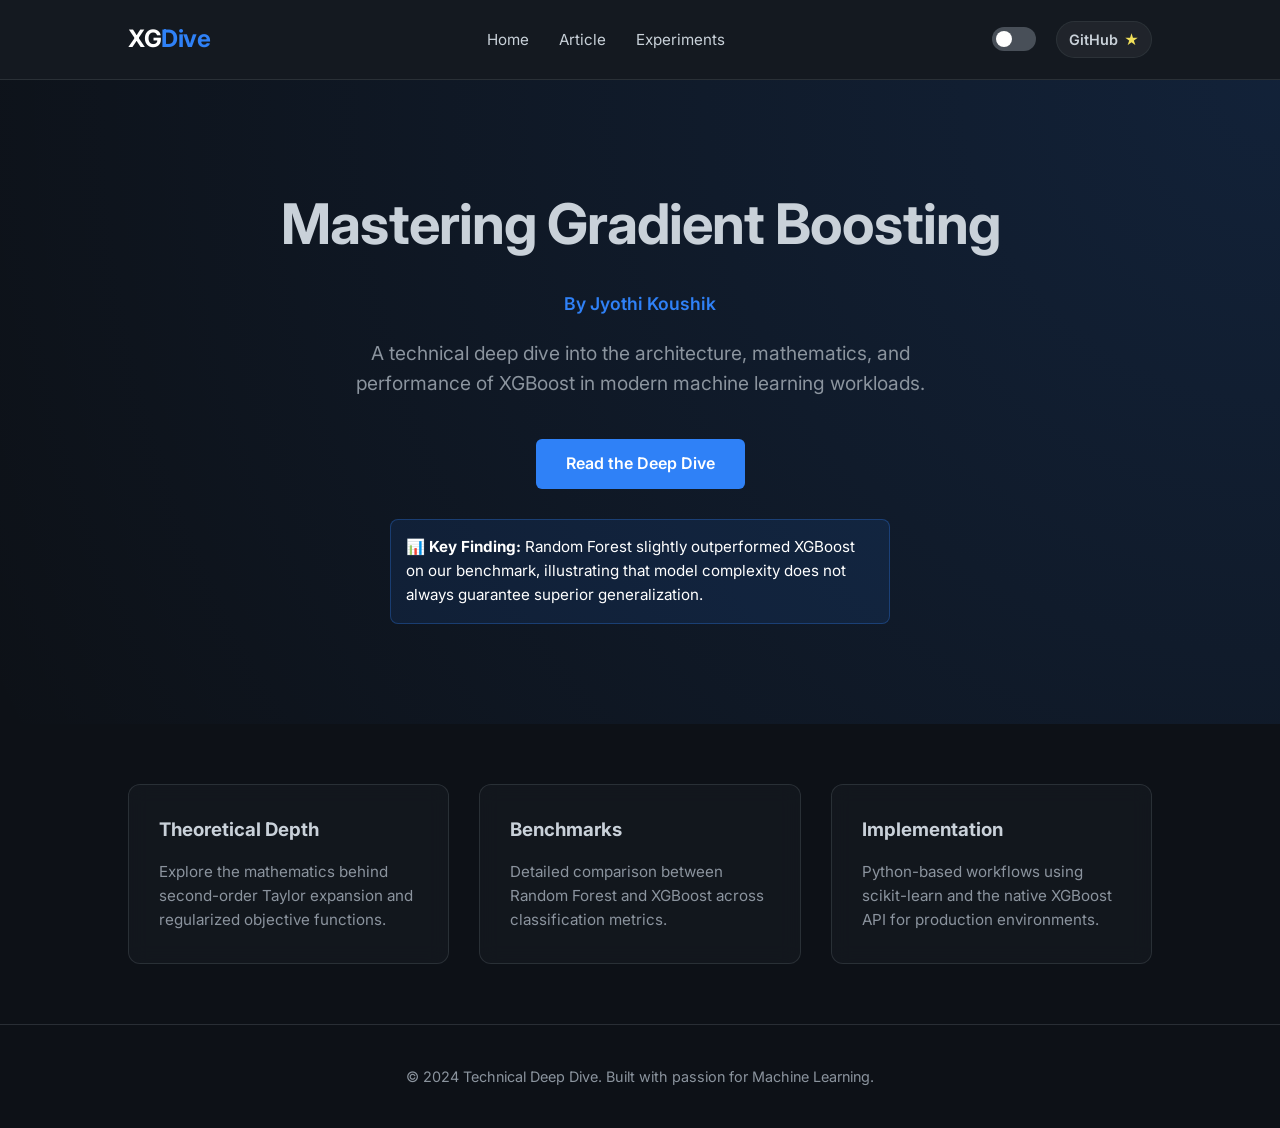
<file: xgboost-deep-dive/index.html>
<!DOCTYPE html>
<html lang="en">

<head>
    <meta charset="UTF-8">
    <meta name="viewport" content="width=device-width, initial-scale=1.0">
    <title>XGBoost Deep Dive | Modern ML Technical Assignment</title>
    <link rel="stylesheet" href="assets/css/style.css">
    <link rel="preconnect" href="https://fonts.googleapis.com">
    <link rel="preconnect" href="https://fonts.gstatic.com" crossorigin>
    <link href="https://fonts.googleapis.com/css2?family=Inter:wght@400;600;700&display=swap" rel="stylesheet">
</head>

<body>
    <header>
        <a href="index.html" class="logo">XG<span>Dive</span></a>
        <nav>
            <ul>
                <li><a href="index.html">Home</a></li>
                <li><a href="article.html">Article</a></li>
                <li><a href="experiments.html">Experiments</a></li>
            </ul>
        </nav>
        <div class="theme-switch-wrapper">
            <label class="theme-switch" for="checkbox">
                <input type="checkbox" id="checkbox" />
                <div class="slider round"></div>
            </label>
            <a href="https://github.com/koushik192211914/ML--Algorithm" target="_blank" class="github-link">
                GitHub <span>★</span>
            </a>
        </div>
    </header>

    <section class="hero">
        <h1>Mastering Gradient Boosting</h1>
        <p style="color: var(--accent-color); font-weight: 600; font-size: 1.1rem; margin-bottom: 20px;">By Jyothi
            Koushik</p>
        <p>A technical deep dive into the architecture, mathematics, and performance of XGBoost in modern machine
            learning workloads.</p>
        <a href="article.html" class="btn">Read the Deep Dive</a>

        <div
            style="margin: 30px auto 0; padding: 15px; background: rgba(47, 129, 247, 0.1); border-radius: 8px; border: 1px solid rgba(47, 129, 247, 0.3); display: block; max-width: 500px; text-align: left;">
            <p style="margin: 0; font-size: 0.95rem; color: #fff;">
                📊 <strong>Key Finding:</strong> Random Forest slightly outperformed XGBoost on our benchmark,
                illustrating that model complexity does not always guarantee superior generalization.
            </p>
        </div>
    </section>

    <div class="container">
        <div class="grid">
            <div class="card">
                <h3>Theoretical Depth</h3>
                <p>Explore the mathematics behind second-order Taylor expansion and regularized objective functions.</p>
            </div>
            <div class="card">
                <h3>Benchmarks</h3>
                <p>Detailed comparison between Random Forest and XGBoost across classification metrics.</p>
            </div>
            <div class="card">
                <h3>Implementation</h3>
                <p>Python-based workflows using scikit-learn and the native XGBoost API for production environments.</p>
            </div>
        </div>
    </div>

    <footer>
        <p>&copy; 2024 Technical Deep Dive. Built with passion for Machine Learning.</p>
    </footer>

    <script src="assets/js/script.js"></script>
</body>

</html>
</file>
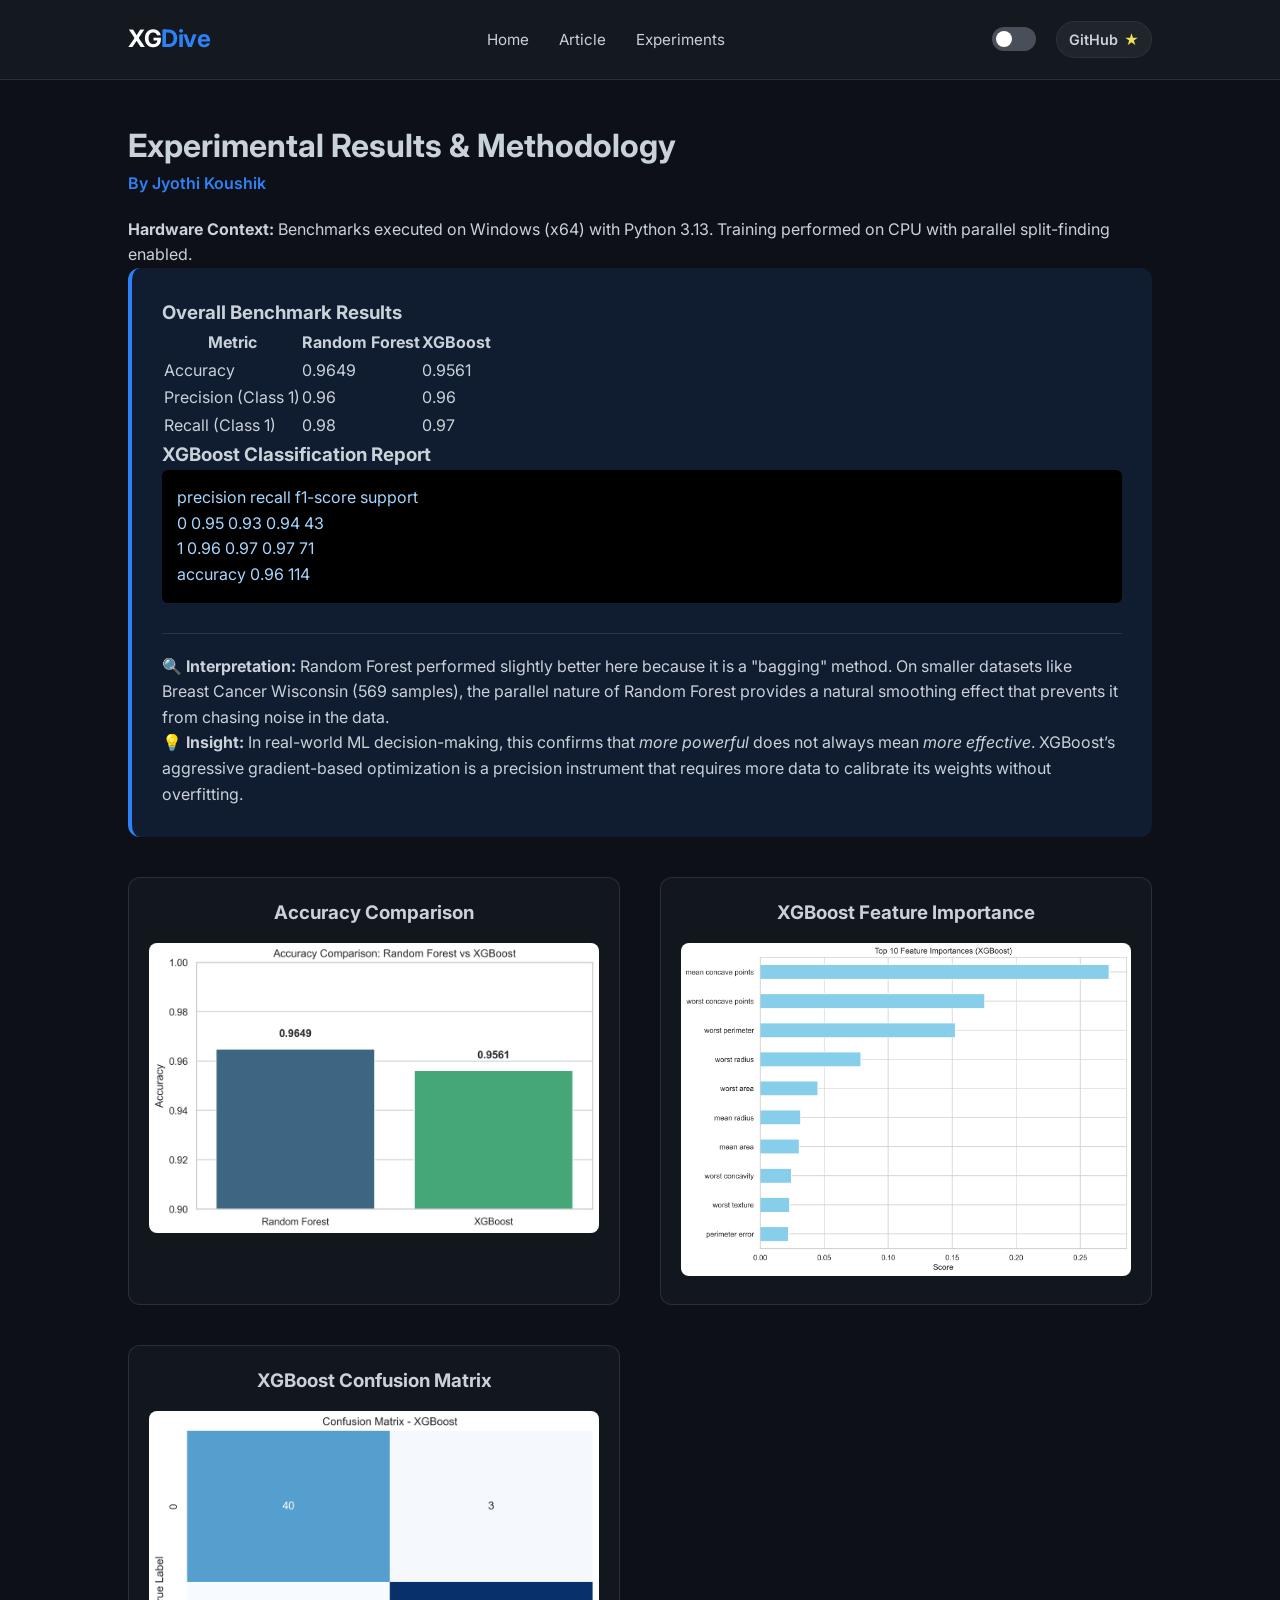
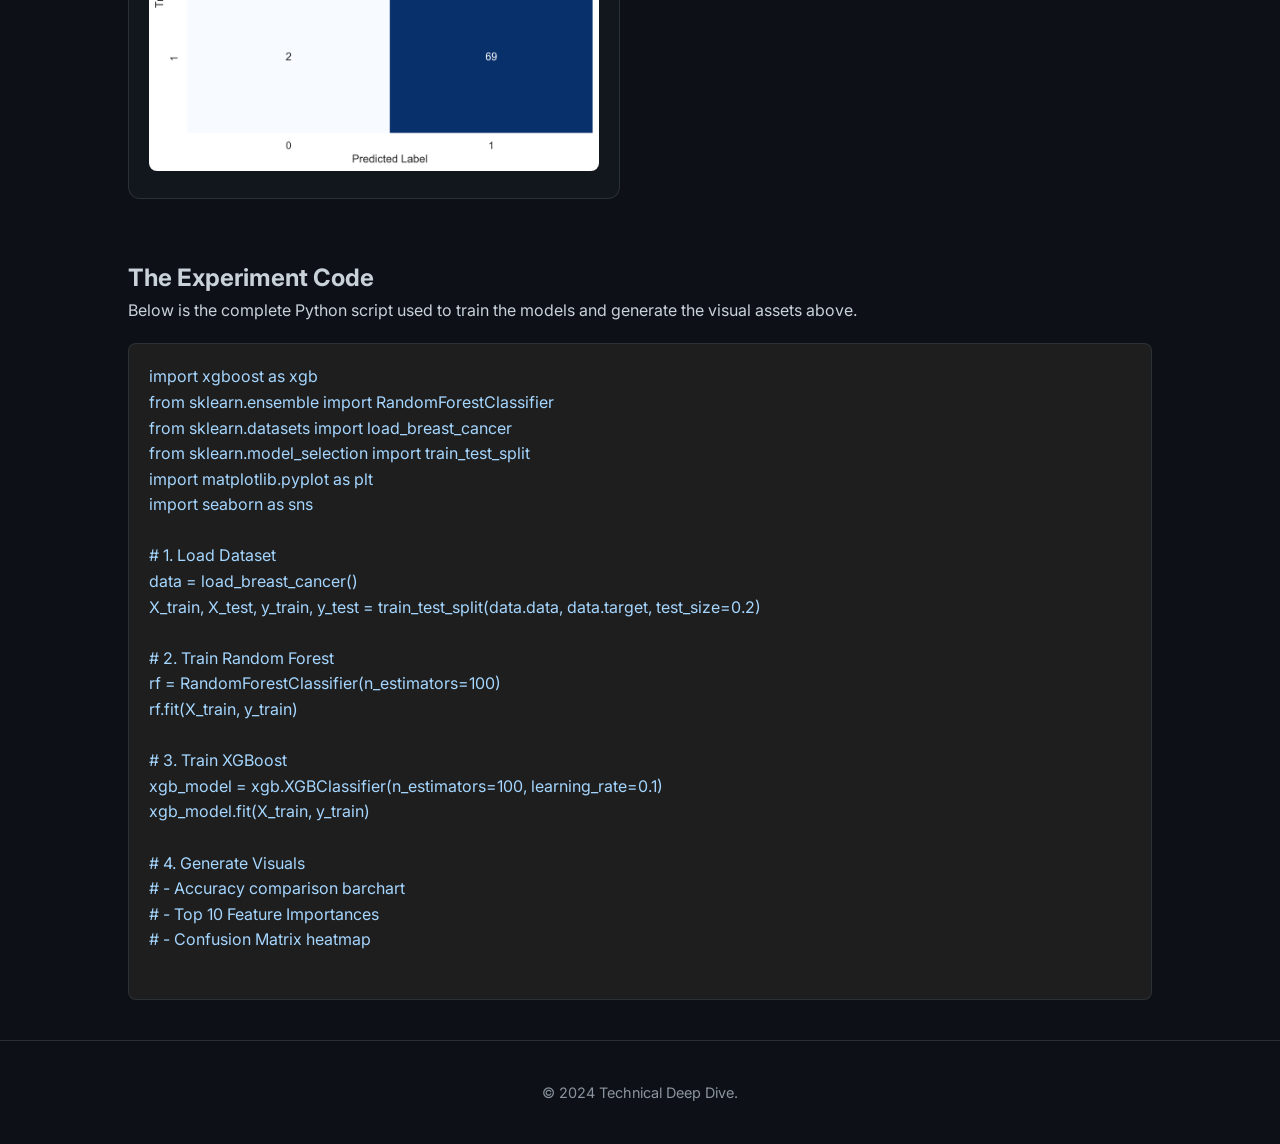
<file: xgboost-deep-dive/experiments.html>
<!DOCTYPE html>
<html lang="en">

<head>
    <meta charset="UTF-8">
    <meta name="viewport" content="width=device-width, initial-scale=1.0">
    <title>XGBoost Deep Dive | Experiments</title>
    <link rel="stylesheet" href="assets/css/style.css">
    <link rel="preconnect" href="https://fonts.googleapis.com">
    <link rel="preconnect" href="https://fonts.gstatic.com" crossorigin>
    <link href="https://fonts.googleapis.com/css2?family=Inter:wght@400;600;700&display=swap" rel="stylesheet">
    <style>
        .results-container {
            padding: 40px 10%;
        }

        .chart-grid {
            display: grid;
            grid-template-columns: repeat(auto-fit, minmax(400px, 1fr));
            gap: 40px;
            margin-top: 40px;
        }

        .chart-card {
            background: var(--card-bg);
            padding: 20px;
            border-radius: 12px;
            border: 1px solid var(--border-color);
        }

        .chart-card img {
            width: 100%;
            height: auto;
            border-radius: 8px;
        }

        .chart-card h3 {
            margin-bottom: 15px;
            text-align: center;
        }

        .metrics-summary {
            background: rgba(47, 129, 247, 0.1);
            padding: 30px;
            border-radius: 12px;
            margin-bottom: 40px;
            border-left: 4px solid var(--accent-color);
        }

        .metrics-summary code {
            background: #000;
            padding: 15px;
            display: block;
            overflow-x: auto;
            color: #a5d6ff;
            border-radius: 6px;
        }
    </style>
</head>

<body>
    <header>
        <a href="index.html" class="logo">XG<span>Dive</span></a>
        <nav>
            <ul>
                <li><a href="index.html">Home</a></li>
                <li><a href="article.html">Article</a></li>
                <li><a href="experiments.html">Experiments</a></li>
            </ul>
        </nav>
        <div class="theme-switch-wrapper">
            <label class="theme-switch" for="checkbox">
                <input type="checkbox" id="checkbox" />
                <div class="slider round"></div>
            </label>
            <a href="https://github.com/koushik192211914/ML--Algorithm" target="_blank" class="github-link">
                GitHub <span>★</span>
            </a>
        </div>
    </header>

    <div class="results-container">
        <h1>Experimental Results & Methodology</h1>
        <p style="color: var(--accent-color); font-weight: 600; margin-bottom: 20px;">By Jyothi Koushik</p>

        <div class="alert">
            <strong>Hardware Context:</strong> Benchmarks executed on Windows (x64) with Python 3.13. Training performed
            on CPU with parallel split-finding enabled.
        </div>

        <div class="metrics-summary">
            <h3>Overall Benchmark Results</h3>
            <table>
                <thead>
                    <tr>
                        <th>Metric</th>
                        <th>Random Forest</th>
                        <th>XGBoost</th>
                    </tr>
                </thead>
                <tbody>
                    <tr>
                        <td>Accuracy</td>
                        <td>0.9649</td>
                        <td>0.9561</td>
                    </tr>
                    <tr>
                        <td>Precision (Class 1)</td>
                        <td>0.96</td>
                        <td>0.96</td>
                    </tr>
                    <tr>
                        <td>Recall (Class 1)</td>
                        <td>0.98</td>
                        <td>0.97</td>
                    </tr>
                </tbody>
            </table>

            <h3>XGBoost Classification Report</h3>
            <code>
              precision    recall  f1-score   support<br>
            0       0.95      0.93      0.94        43<br>
            1       0.96      0.97      0.97        71<br>
     accuracy                           0.96       114
            </code>

            <div style="margin-top: 30px; border-top: 1px solid rgba(255,255,255,0.1); padding-top: 20px;">
                <p>🔍 <strong>Interpretation:</strong> Random Forest performed slightly better here because it is a
                    "bagging" method. On smaller datasets like Breast Cancer Wisconsin (569 samples), the parallel
                    nature of Random Forest provides a natural smoothing effect that prevents it from chasing noise in
                    the data.</p>
                <p>💡 <strong>Insight:</strong> In real-world ML decision-making, this confirms that <em>more
                        powerful</em> does not always mean <em>more effective</em>. XGBoost’s aggressive gradient-based
                    optimization is a precision instrument that requires more data to calibrate its weights without
                    overfitting.</p>
            </div>
        </div>

        <div class="chart-grid">
            <div class="chart-card">
                <h3>Accuracy Comparison</h3>
                <img src="assets/images/accuracy_comparison.png" alt="Accuracy Comparison">
            </div>
            <div class="chart-card">
                <h3>XGBoost Feature Importance</h3>
                <img src="assets/images/feature_importance.png" alt="Feature Importance">
            </div>
            <div class="chart-card">
                <h3>XGBoost Confusion Matrix</h3>
                <img src="assets/images/confusion_matrix.png" alt="Confusion Matrix">
            </div>
        </div>

        <h2 style="margin-top: 60px;">The Experiment Code</h2>
        <p>Below is the complete Python script used to train the models and generate the visual assets above.</p>
        <pre
            style="background: #1e1e1e; padding: 20px; border-radius: 8px; color: #a5d6ff; border: 1px solid var(--border-color); overflow-x: auto; margin-top: 20px;">
import xgboost as xgb
from sklearn.ensemble import RandomForestClassifier
from sklearn.datasets import load_breast_cancer
from sklearn.model_selection import train_test_split
import matplotlib.pyplot as plt
import seaborn as sns

# 1. Load Dataset
data = load_breast_cancer()
X_train, X_test, y_train, y_test = train_test_split(data.data, data.target, test_size=0.2)

# 2. Train Random Forest
rf = RandomForestClassifier(n_estimators=100)
rf.fit(X_train, y_train)

# 3. Train XGBoost
xgb_model = xgb.XGBClassifier(n_estimators=100, learning_rate=0.1)
xgb_model.fit(X_train, y_train)

# 4. Generate Visuals
# - Accuracy comparison barchart
# - Top 10 Feature Importances
# - Confusion Matrix heatmap
        </pre>
    </div>

    <footer>
        <p>&copy; 2024 Technical Deep Dive.</p>
    </footer>
</body>

</html>
</file>
<file: xgboost-deep-dive/assets/css/style.css>
:root {
    /* Dark Mode (Default) */
    --bg-color: #0d1117;
    --card-bg: rgba(22, 27, 34, 0.7);
    --accent-color: #2f81f7;
    --text-color: #c9d1d9;
    --text-muted: #8b949e;
    --border-color: rgba(48, 54, 61, 0.8);
    --glass-blur: blur(10px);
    --header-bg: rgba(22, 27, 34, 0.9);
}

body.light-mode {
    --bg-color: #f8f9fa;
    --card-bg: rgba(255, 255, 255, 0.8);
    --accent-color: #0969da;
    --text-color: #1f2328;
    --text-muted: #656d76;
    --border-color: #d0d7de;
    --header-bg: rgba(255, 255, 255, 0.9);
}

* {
    margin: 0;
    padding: 0;
    box-sizing: border-box;
    font-family: 'Inter', -apple-system, BlinkMacSystemFont, "Segoe UI", Roboto, sans-serif;
}

html {
    scroll-behavior: smooth;
}

body {
    background-color: var(--bg-color);
    color: var(--text-color);
    line-height: 1.6;
    overflow-x: hidden;
}

header {
    height: 80px;
    display: flex;
    justify-content: space-between;
    align-items: center;
    padding: 0 10%;
    background: var(--header-bg);
    backdrop-filter: var(--glass-blur);
    border-bottom: 1px solid var(--border-color);
    position: sticky;
    top: 0;
    z-index: 1000;
}

/* Scroll Progress Bar */
.progress-container {
    position: fixed;
    top: 80px;
    left: 0;
    width: 100%;
    height: 4px;
    background: transparent;
    z-index: 1001;
}

.progress-bar {
    height: 100%;
    background: var(--accent-color);
    width: 0%;
    transition: width 0.1s ease-out;
    box-shadow: 0 0 10px var(--accent-color);
}

.logo {
    font-size: 1.5rem;
    font-weight: 700;
    color: #fff;
    text-decoration: none;
    letter-spacing: -0.5px;
}

.logo span {
    color: var(--accent-color);
}

nav ul {
    display: flex;
    list-style: none;
}

nav ul li {
    margin-left: 30px;
}

nav ul li a {
    text-decoration: none;
    color: var(--text-color);
    font-size: 0.95rem;
    transition: color 0.3s;
}

nav ul li a:hover {
    color: var(--accent-color);
}

.meta-info {
    font-size: 0.85rem;
    color: var(--text-muted);
    margin-bottom: 20px;
    display: flex;
    gap: 15px;
}

.meta-info span {
    display: flex;
    align-items: center;
}

.meta-info b {
    color: #fff;
    margin-right: 5px;
}

.hero {
    padding: 100px 10%;
    text-align: center;
    background: radial-gradient(circle at top right, rgba(47, 129, 247, 0.15), transparent);
}

.hero h1 {
    font-size: 3.5rem;
    margin-bottom: 20px;
    letter-spacing: -1px;
}

.hero p {
    font-size: 1.2rem;
    color: var(--text-muted);
    max-width: 600px;
    margin: 0 auto 40px;
}

.btn {
    display: inline-block;
    padding: 12px 30px;
    background: var(--accent-color);
    color: white;
    border-radius: 6px;
    text-decoration: none;
    font-weight: 600;
    transition: opacity 0.3s, transform 0.3s;
}

.btn:hover {
    opacity: 0.9;
    transform: translateY(-2px);
}

.container {
    padding: 60px 10%;
}

.grid {
    display: grid;
    grid-template-columns: repeat(auto-fit, minmax(300px, 1fr));
    gap: 30px;
}

.card {
    background: var(--card-bg);
    padding: 30px;
    border-radius: 12px;
    border: 1px solid var(--border-color);
    backdrop-filter: var(--glass-blur);
    transition: transform 0.3s, border-color 0.3s;
}

.card:hover {
    transform: translateY(-5px);
    border-color: var(--accent-color);
}

.card h3 {
    margin-bottom: 15px;
}

.card p {
    color: var(--text-muted);
    font-size: 0.95rem;
}

footer {
    padding: 40px 10%;
    text-align: center;
    border-top: 1px solid var(--border-color);
    color: var(--text-muted);
    font-size: 0.9rem;
}

/* Theme Toggle Switch */
.theme-switch-wrapper {
    display: flex;
    align-items: center;
    margin-left: 20px;
}

.github-link {
    display: flex;
    align-items: center;
    text-decoration: none;
    color: var(--text-color);
    background: rgba(255, 255, 255, 0.05);
    padding: 6px 12px;
    border-radius: 20px;
    font-size: 0.9rem;
    font-weight: 600;
    margin-left: 20px;
    border: 1px solid var(--border-color);
    transition: background 0.3s, transform 0.3s;
}

.github-link:hover {
    background: rgba(255, 255, 255, 0.1);
    transform: translateY(-1px);
}

.github-link span {
    margin-left: 6px;
    color: #f1e05a;
    /* Star color */
}

body.light-mode .github-link {
    background: #f1f2f3;
}

/* Sidebar Navigation */
.article-layout {
    display: flex;
    max-width: 1200px;
    margin: 40px auto;
    gap: 40px;
    padding: 0 20px;
}

.sidebar-toc {
    flex: 0 0 250px;
    position: sticky;
    top: 120px;
    height: fit-content;
}

.sidebar-toc h4 {
    font-size: 0.8rem;
    color: var(--text-muted);
    text-transform: uppercase;
    letter-spacing: 1px;
    margin-bottom: 15px;
}

.sidebar-toc ul {
    list-style: none;
    border-left: 2px solid var(--border-color);
    padding-left: 15px;
}

.sidebar-toc li {
    margin-bottom: 10px;
}

.sidebar-toc a {
    text-decoration: none;
    color: var(--text-muted);
    font-size: 0.9rem;
    transition: color 0.3s;
}

.sidebar-toc a:hover {
    color: var(--accent-color);
}

.sidebar-toc a.active {
    color: var(--accent-color);
    font-weight: 600;
    position: relative;
}

.sidebar-toc a.active::before {
    content: '';
    position: absolute;
    left: -17px;
    top: 50%;
    transform: translateY(-50%);
    width: 4px;
    height: 15px;
    background: var(--accent-color);
    border-radius: 2px;
}

.tldr {
    background: rgba(47, 129, 247, 0.1);
    border-radius: 12px;
    padding: 25px;
    margin-bottom: 40px;
    border: 1px solid var(--accent-color);
}

.tldr h3 {
    margin-top: 0;
    color: var(--accent-color);
    font-size: 1.1rem;
    margin-bottom: 10px;
}

.tldr p {
    margin-bottom: 0;
    font-style: italic;
    color: #fff;
}

/* Key Insight Box */
.key-insight {
    background: rgba(47, 129, 247, 0.05);
    border: 1px solid var(--accent-color);
    border-radius: 12px;
    padding: 25px;
    margin: 40px 0;
    position: relative;
    overflow: hidden;
    box-shadow: 0 0 20px rgba(47, 129, 247, 0.1);
}

.key-insight::after {
    content: '🔍';
    position: absolute;
    right: 20px;
    top: 20px;
    font-size: 1.5rem;
    opacity: 0.5;
}

.key-insight h4 {
    color: var(--accent-color);
    margin-bottom: 10px;
    display: flex;
    align-items: center;
    gap: 10px;
}

.key-insight p {
    color: var(--text-color);
    margin: 0;
    font-weight: 500;
}

.theme-switch {
    display: inline-block;
    height: 24px;
    position: relative;
    width: 44px;
}

.theme-switch input {
    opacity: 0;
    width: 0;
    height: 0;
    position: absolute;
}

.slider {
    background-color: #484f58;
    bottom: 0;
    cursor: pointer;
    left: 0;
    position: absolute;
    right: 0;
    top: 0;
    transition: .4s;
    border-radius: 34px;
}

.slider:before {
    background-color: #fff;
    bottom: 4px;
    content: "";
    height: 16px;
    left: 4px;
    position: absolute;
    transition: .4s;
    width: 16px;
    border-radius: 50%;
}

input:checked+.slider {
    background-color: var(--accent-color);
}

input:checked+.slider:before {
    transform: translateX(20px);
}

.slider .icon {
    position: absolute;
    top: 4px;
    font-size: 12px;
}

.slider .sun {
    right: 6px;
}

.slider .moon {
    left: 6px;
}

/* Base Responsive */
@media (max-width: 768px) {
    .hero h1 {
        font-size: 2.5rem;
    }
}

/* Scroll Fade-in Animation - Progressive Enhancement */
.reveal {
    opacity: 1;
    /* Visible by default */
    transform: none;
    transition: opacity 0.6s ease-out, transform 0.6s ease-out;
}

body.js-ready .reveal:not(.visible) {
    opacity: 0;
    transform: translateY(20px);
}

body.js-ready .reveal.visible {
    opacity: 1;
    transform: translateY(0);
}

/* Splash Screen Styles */
.splash-screen {
    position: fixed;
    top: 0;
    left: 0;
    width: 100%;
    height: 100%;
    background: var(--bg-color);
    display: flex;
    justify-content: center;
    align-items: center;
    z-index: 9999;
    transition: opacity 0.8s cubic-bezier(0.4, 0, 0.2, 1), visibility 0.8s;
}

.splash-screen.fade-out {
    opacity: 0;
    visibility: hidden;
}

.splash-content {
    text-align: center;
    animation: splashContentIn 1s ease-out;
}

.splash-logo {
    font-size: 3rem;
    font-weight: 700;
    color: #fff;
    margin-bottom: 20px;
    letter-spacing: -1px;
}

.splash-logo span {
    color: var(--accent-color);
}

.splash-loader {
    width: 50px;
    height: 4px;
    background: rgba(255, 255, 255, 0.1);
    border-radius: 2px;
    margin: 0 auto;
    position: relative;
    overflow: hidden;
}

.splash-loader::after {
    content: '';
    position: absolute;
    left: 0;
    top: 0;
    height: 100%;
    width: 30%;
    background: var(--accent-color);
    border-radius: 2px;
    animation: loaderMove 1.5s infinite ease-in-out;
    box-shadow: 0 0 10px var(--accent-color);
}

@keyframes splashContentIn {
    from {
        opacity: 0;
        transform: translateY(20px);
    }

    to {
        opacity: 1;
        transform: translateY(0);
    }
}

@keyframes loaderMove {
    0% {
        left: -30%;
    }

    50% {
        left: 100%;
    }

    100% {
        left: -30%;
    }
}

body.splash-active {
    overflow: hidden;
}
</file>
